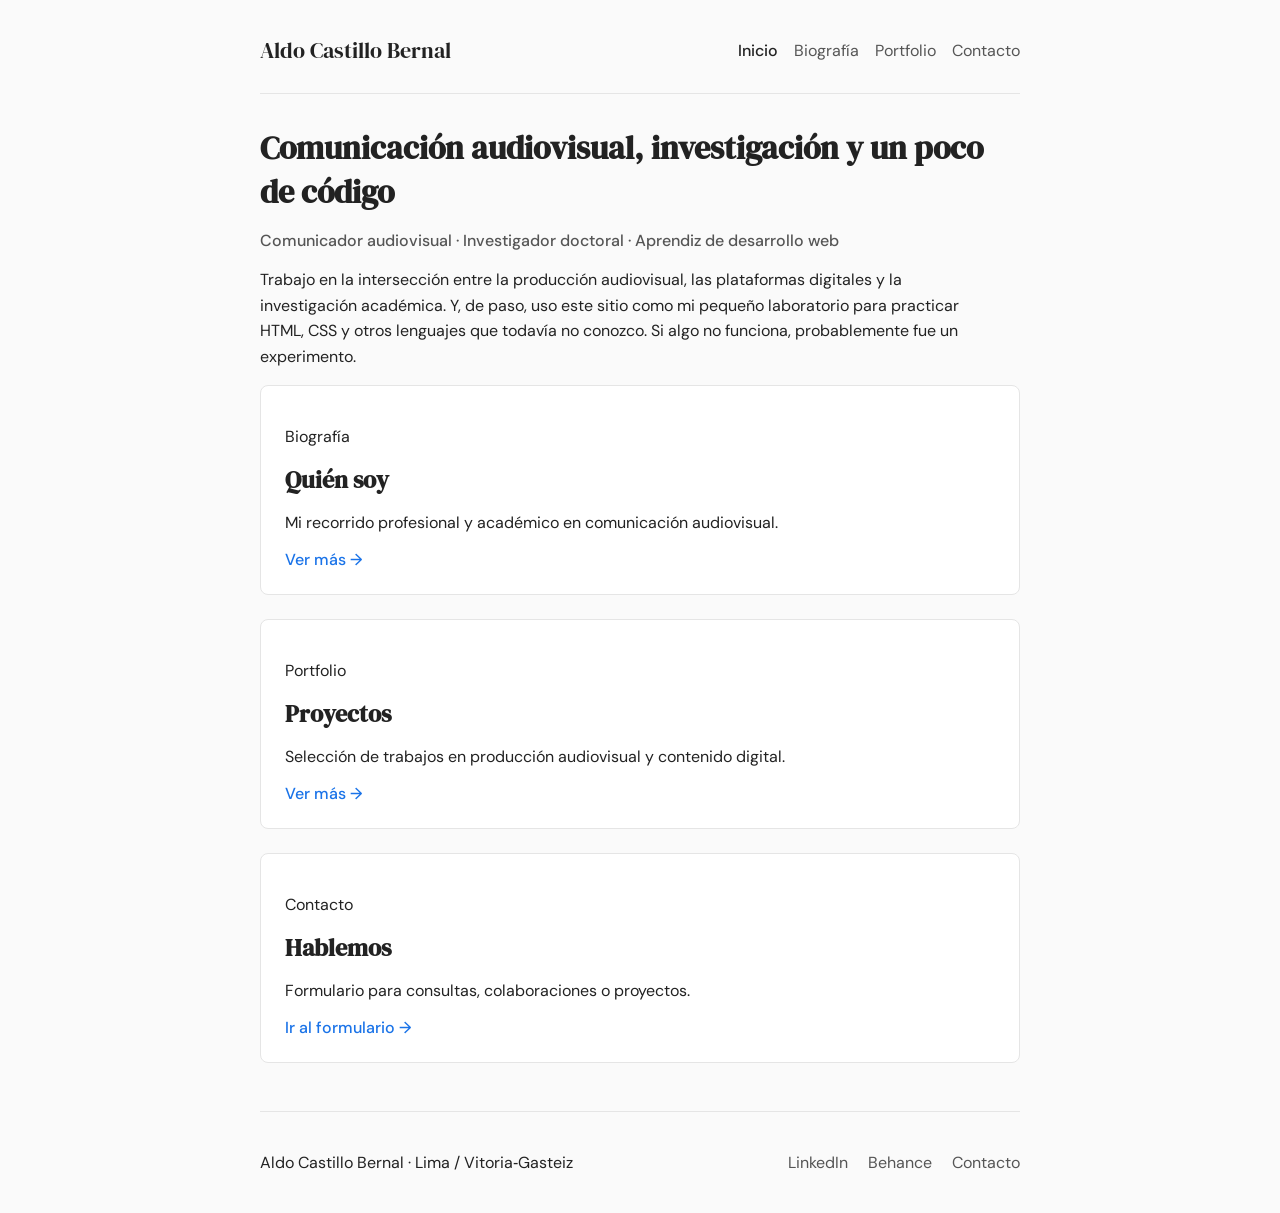
<file: index.html>
<!DOCTYPE html>
<html lang="es">
<head>
  <meta charset="UTF-8" />
  <meta name="viewport" content="width=device-width, initial-scale=1.0" />
  <title>Inicio — Aldo Castillo Bernal</title>

  <link rel="preconnect" href="https://fonts.googleapis.com" />
  <link rel="preconnect" href="https://fonts.gstatic.com" crossorigin />
  <link href="https://fonts.googleapis.com/css2?family=DM+Serif+Display:ital@0;1&family=DM+Sans:wght@300;400;500&display=swap" rel="stylesheet" />

  <link rel="stylesheet" href="css/styles.css" />
</head>

<body>
  <div class="container">

    <!-- HEADER -->
    <header>
      <nav class="nav">
        <a href="index.html" class="nav-logo">Aldo Castillo Bernal</a>
        <ul class="nav-links">
          <li><a href="index.html" class="active">Inicio</a></li>
          <li><a href="biografia.html">Biografía</a></li>
          <li><a href="portfolio.html">Portfolio</a></li>
          <li><a href="contacto.html">Contacto</a></li>
        </ul>
      </nav>

      <div class="nav-divider"></div>
    </header>

    <!-- MAIN -->
    <main>

      <!-- Presentación personal (nuevo hero) -->
<section class="hero">
  <h1 class="hero-title">Comunicación audiovisual, investigación y un poco de código</h1>

  <p class="hero-sub">
    Comunicador audiovisual · Investigador doctoral · Aprendiz de desarrollo web
  </p>

  <p class="hero-desc">
    Trabajo en la intersección entre la producción audiovisual, las plataformas digitales y la investigación académica. 
    Y, de paso, uso este sitio como mi pequeño laboratorio para practicar HTML, CSS y otros lenguajes que todavía no conozco. 
    Si algo no funciona, probablemente fue un experimento.
  </p>
</section>


      <!-- Tarjetas principales -->
      <section class="cards-row">

        <a href="biografia.html" class="card">
          <p class="card-eyebrow">Biografía</p>
          <h2 class="card-title">Quién soy</h2>
          <p class="card-desc">Mi recorrido profesional y académico en comunicación audiovisual.</p>
          <span class="card-link">Ver más →</span>
        </a>

        <a href="portfolio.html" class="card">
          <p class="card-eyebrow">Portfolio</p>
          <h2 class="card-title">Proyectos</h2>
          <p class="card-desc">Selección de trabajos en producción audiovisual y contenido digital.</p>
          <span class="card-link">Ver más →</span>
        </a>

        <a href="contacto.html" class="card">
          <p class="card-eyebrow">Contacto</p>
          <h2 class="card-title">Hablemos</h2>
          <p class="card-desc">Formulario para consultas, colaboraciones o proyectos.</p>
          <span class="card-link">Ir al formulario →</span>
        </a>

      </section>

    </main>

    <!-- FOOTER -->
    <footer class="footer">
      <p class="footer-left">Aldo Castillo Bernal · Lima / Vitoria‑Gasteiz</p>
      <div class="footer-links">
        <a href="https://www.linkedin.com/in/aldo-castillo-bernal/" target="_blank">LinkedIn</a>
        <a href="https://www.behance.net/alcasber25" target="_blank">Behance</a>
        <a href="contacto.html">Contacto</a>
      </div>
    </footer>

  </div>
</body>
</html>
</file>
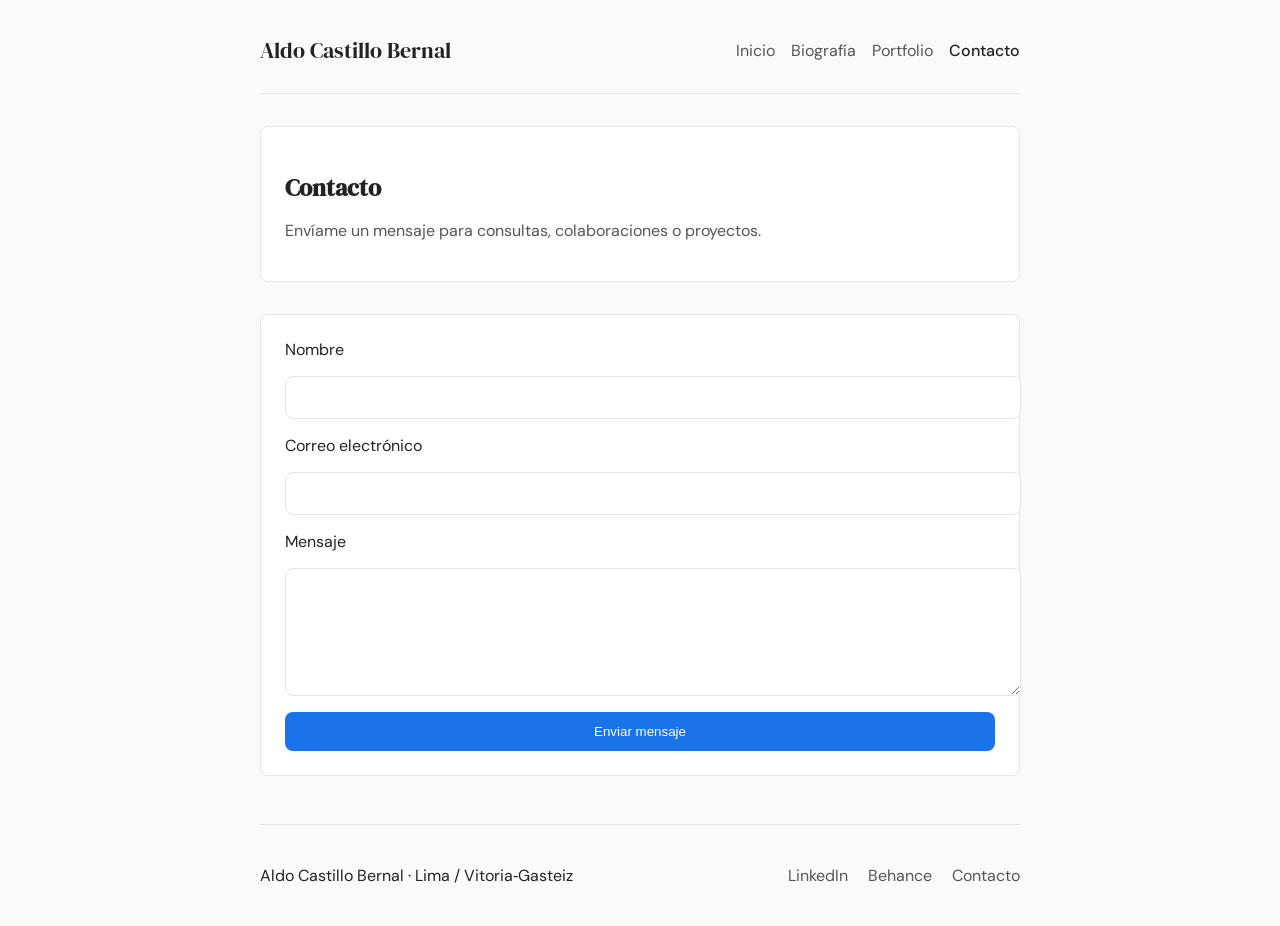
<file: contacto.html>
<!DOCTYPE html>
<html lang="es">
<head>
  <meta charset="UTF-8" />
  <meta name="viewport" content="width=device-width, initial-scale=1.0" />
  <title>Contacto — Aldo Castillo Bernal</title>

  <link rel="preconnect" href="https://fonts.googleapis.com" />
  <link rel="preconnect" href="https://fonts.gstatic.com" crossorigin />
  <link href="https://fonts.googleapis.com/css2?family=DM+Serif+Display:ital@0;1&family=DM+Sans:wght@300;400;500&display=swap" rel="stylesheet" />

  <link rel="stylesheet" href="css/styles.css" />
</head>

<body>
  <div class="container">

    <!-- HEADER -->
    <header>
      <nav class="nav">
        <a href="index.html" class="nav-logo">Aldo Castillo Bernal</a>
        <ul class="nav-links">
          <li><a href="index.html">Inicio</a></li>
          <li><a href="biografia.html">Biografía</a></li>
          <li><a href="portfolio.html">Portfolio</a></li>
          <li><a href="contacto.html" class="active">Contacto</a></li>
        </ul>
      </nav>

      <div class="nav-divider"></div>
    </header>

    <!-- MAIN -->
    <main>

      <!-- Encabezado -->
      <section class="marco">
        <header class="page-header">
          <h1>Contacto</h1>
          <p>Envíame un mensaje para consultas, colaboraciones o proyectos.</p>
        </header>
      </section>

      <!-- Formulario -->
      <section class="marco">
        <form action="#" method="post" class="contact-form">

          <label for="nombre" class="form-label">Nombre</label>
          <input type="text" id="nombre" name="nombre" class="form-input" required />

          <label for="email" class="form-label">Correo electrónico</label>
          <input type="email" id="email" name="email" class="form-input" required />

          <label for="mensaje" class="form-label">Mensaje</label>
          <textarea id="mensaje" name="mensaje" class="form-textarea" rows="6" required></textarea>

          <button type="submit" class="form-button">Enviar mensaje</button>

        </form>
      </section>

    </main>

    <!-- FOOTER -->
    <footer class="footer">
      <p class="footer-left">Aldo Castillo Bernal · Lima / Vitoria‑Gasteiz</p>
      <div class="footer-links">
        <a href="https://www.linkedin.com/in/aldo-castillo-bernal/" target="_blank">LinkedIn</a>
        <a href="https://www.behance.net/alcasber25" target="_blank">Behance</a>
        <a href="contacto.html">Contacto</a>
      </div>
    </footer>

  </div>
</body>
</html>
</file>
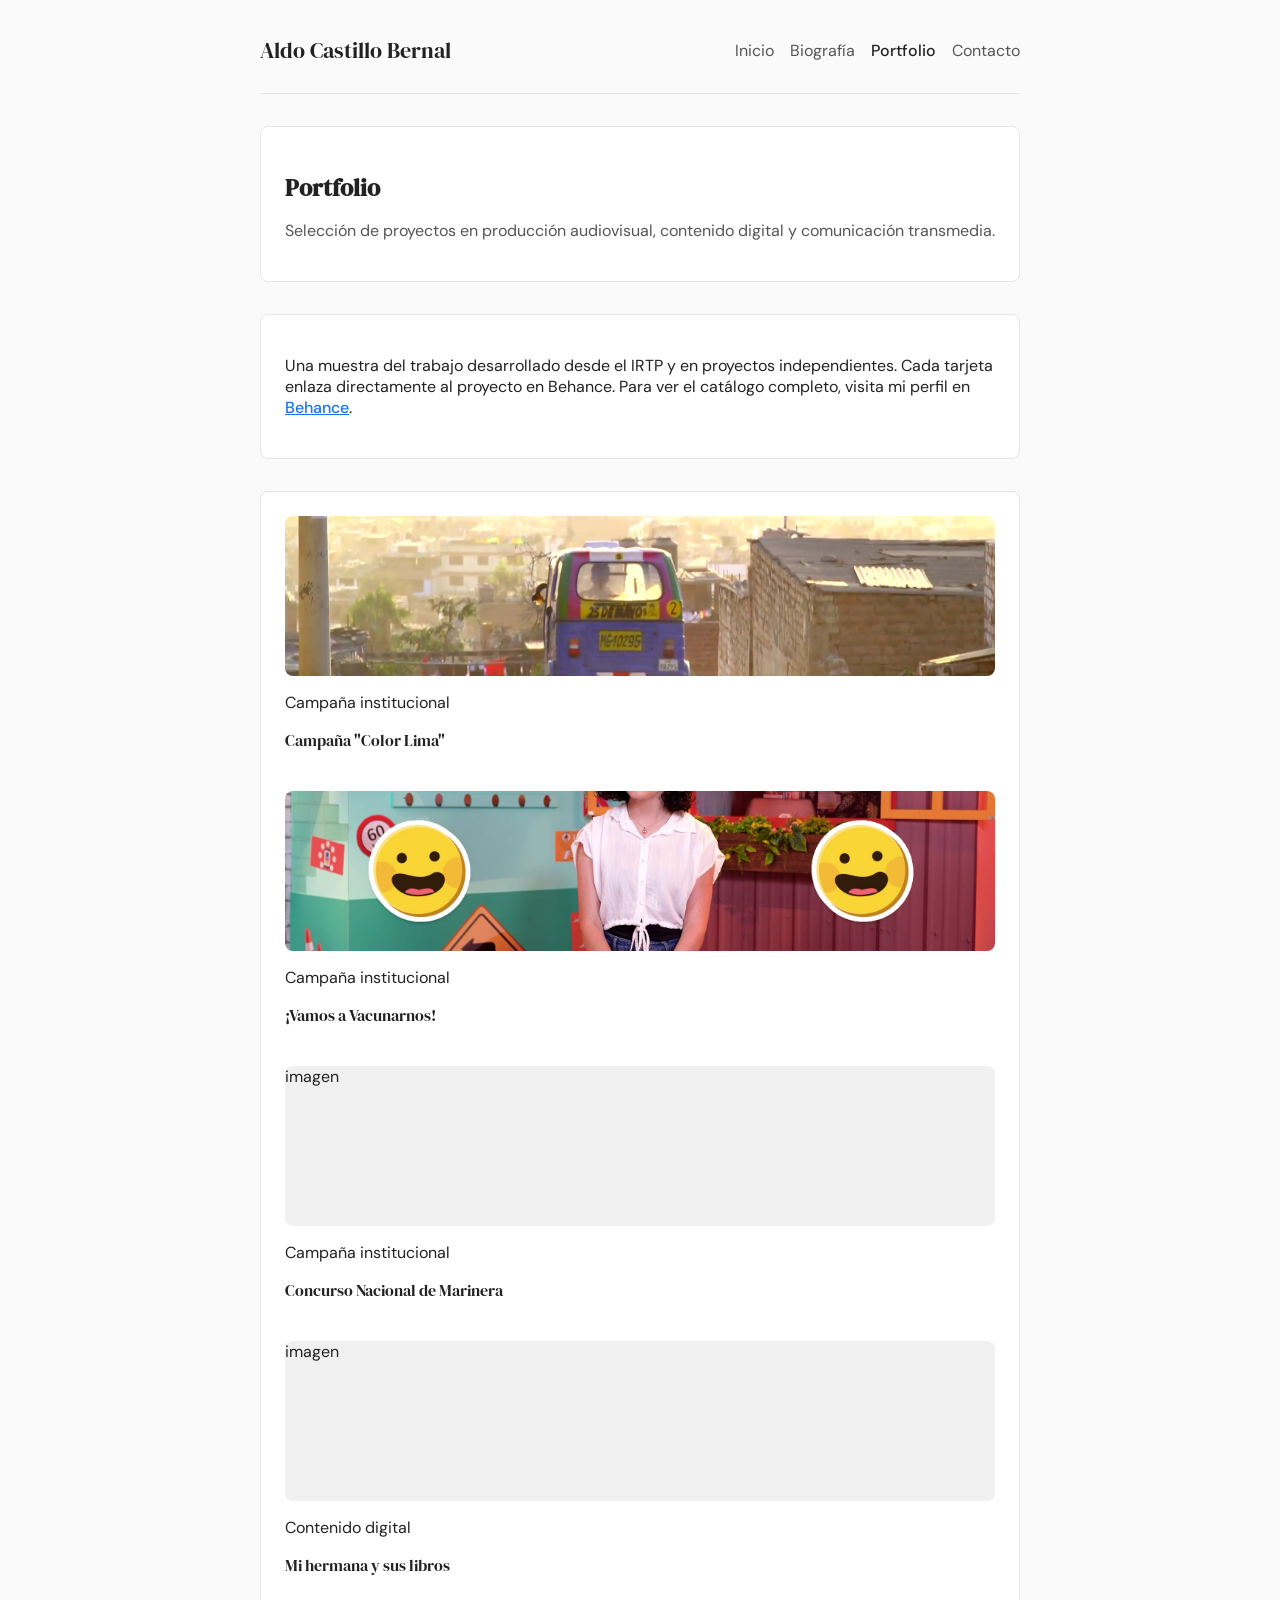
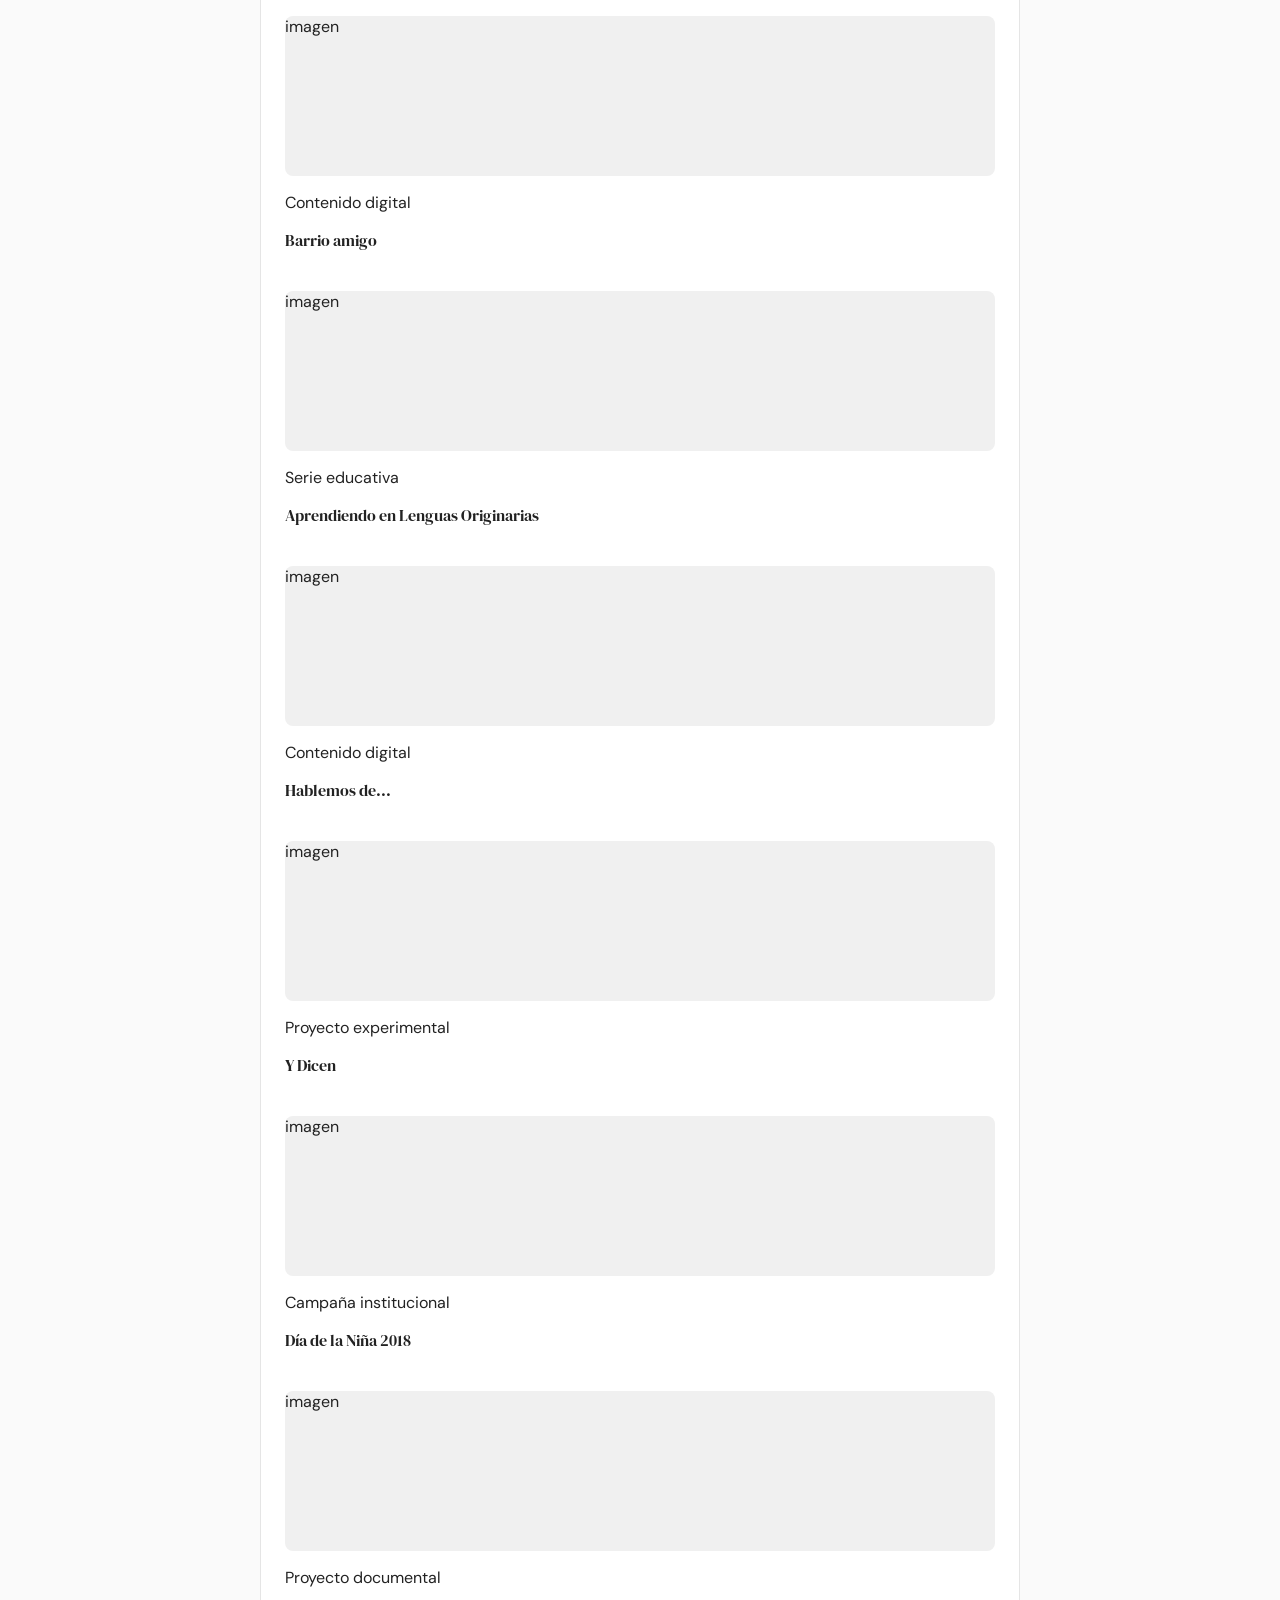
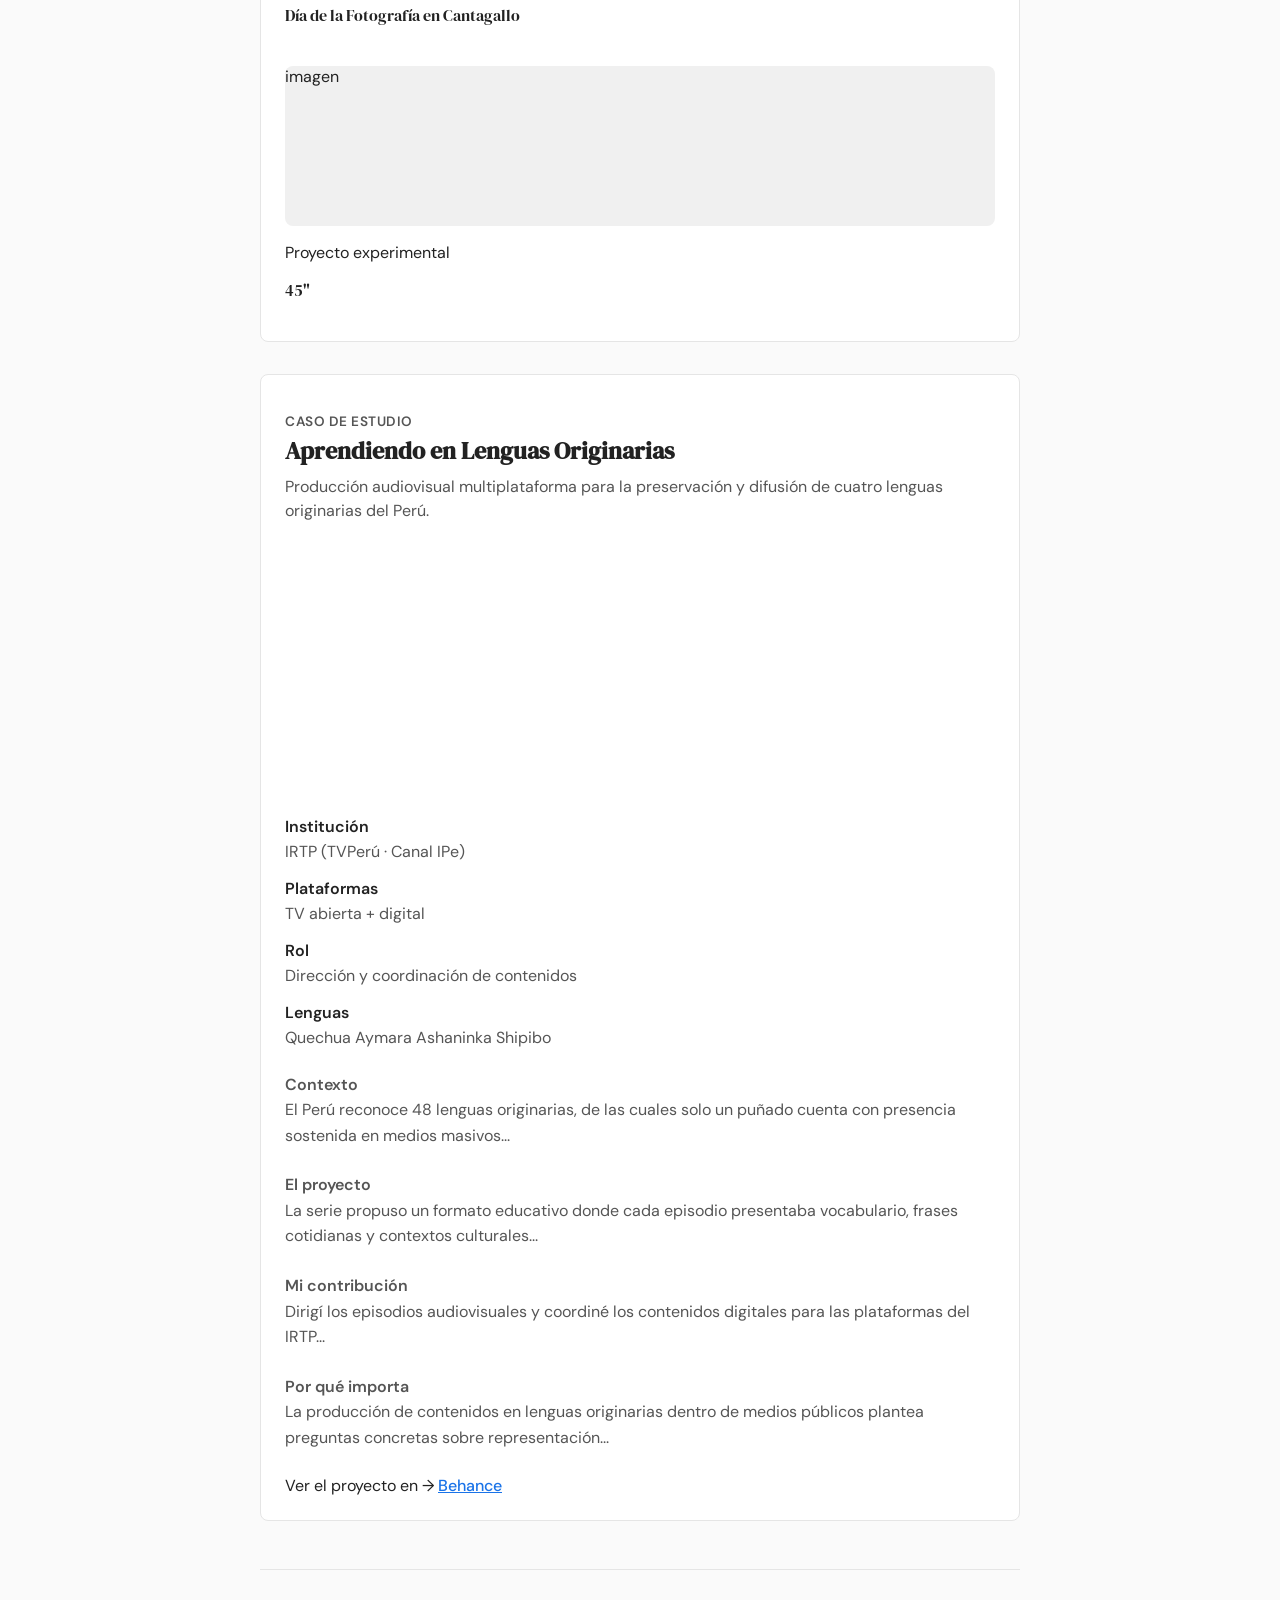
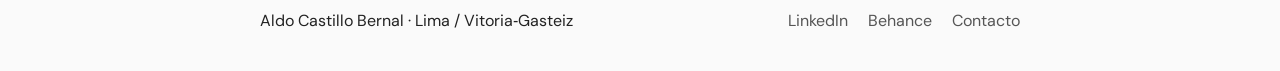
<file: portfolio.html>
<!DOCTYPE html>
<html lang="es">
<head>
  <meta charset="UTF-8" />
  <meta name="viewport" content="width=device-width, initial-scale=1.0" />
  <title>Portfolio — Aldo Castillo Bernal</title>

  <link rel="preconnect" href="https://fonts.googleapis.com" />
  <link rel="preconnect" href="https://fonts.gstatic.com" crossorigin />
  <link href="https://fonts.googleapis.com/css2?family=DM+Serif+Display:ital@0;1&family=DM+Sans:wght@300;400;500&display=swap" rel="stylesheet" />

  <link rel="stylesheet" href="css/styles.css" />
</head>

<body>
  <div class="container">

    <!-- HEADER -->
    <header>
      <nav class="nav">
        <a href="index.html" class="nav-logo">Aldo Castillo Bernal</a>
        <ul class="nav-links">
          <li><a href="index.html">Inicio</a></li>
          <li><a href="biografia.html">Biografía</a></li>
          <li><a href="portfolio.html" class="active">Portfolio</a></li>
          <li><a href="contacto.html">Contacto</a></li>
        </ul>
      </nav>

      <div class="nav-divider"></div>
    </header>

    <!-- MAIN -->
    <main>

      <!-- Encabezado -->
      <section class="marco">
        <header class="page-header">
          <h1>Portfolio</h1>
          <p>Selección de proyectos en producción audiovisual, contenido digital y comunicación transmedia.</p>
        </header>
      </section>

      <!-- Intro -->
      <section class="marco">
        <p class="port-intro">
          Una muestra del trabajo desarrollado desde el IRTP y en proyectos independientes. Cada tarjeta enlaza directamente al proyecto en Behance. Para ver el catálogo completo, visita mi perfil en
          <a href="https://www.behance.net/alcasber25" target="_blank" class="card-link">Behance</a>.
        </p>
      </section>

      <!-- Grid de proyectos -->
      <section class="port-grid marco">

        <article>
          <a href="https://www.behance.net/gallery/241961273/Campana-Color-Lima" target="_blank" class="port-card">
            <div class="port-img"><img src="img/color_lima.png">imagen</span></div>
            <div class="port-info">
              <p class="port-cat">Campaña institucional</p>
              <p class="port-title">Campaña "Color Lima"</p>
            </div>
          </a>
        </article>

        <article>
          <a href="https://www.behance.net/gallery/241960945/Campana-Vamos-a-Vacunarnos" target="_blank" class="port-card">
            <div class="port-img"><img src="img/vamos_a_vacunarnos.png" alt="Imagen de la campaña ¡Vamos a Vacunarnos!">imagen</span></div>
            <div class="port-info">
              <p class="port-cat">Campaña institucional</p>
              <p class="port-title">¡Vamos a Vacunarnos!</p>
            </div>
          </a>
        </article>

        <article>
          <a href="https://www.behance.net/gallery/241959943/Contenido-digital-para-el-Concurso-Nacional-de-Marinera" target="_blank" class="port-card">
            <div class="port-img"><span class="port-img-placeholder">imagen</span></div>
            <div class="port-info">
              <p class="port-cat">Campaña institucional</p>
              <p class="port-title">Concurso Nacional de Marinera</p>
            </div>
          </a>
        </article>

        <article>
          <a href="https://www.behance.net/gallery/241959579/Contenido-digital-para-Mi-hermana-y-sus-libros" target="_blank" class="port-card">
            <div class="port-img"><span class="port-img-placeholder">imagen</span></div>
            <div class="port-info">
              <p class="port-cat">Contenido digital</p>
              <p class="port-title">Mi hermana y sus libros</p>
            </div>
          </a>
        </article>

        <article>
          <a href="https://www.behance.net/gallery/241961947/Contenido-digital-para-Barrio-amigo" target="_blank" class="port-card">
            <div class="port-img"><span class="port-img-placeholder">imagen</span></div>
            <div class="port-info">
              <p class="port-cat">Contenido digital</p>
              <p class="port-title">Barrio amigo</p>
            </div>
          </a>
        </article>

        <article>
          <a href="https://www.behance.net/gallery/241963207/Serie-Aprendiendo-en-Lenguas-originarias" target="_blank" class="port-card">
            <div class="port-img"><span class="port-img-placeholder">imagen</span></div>
            <div class="port-info">
              <p class="port-cat">Serie educativa</p>
              <p class="port-title">Aprendiendo en Lenguas Originarias</p>
            </div>
          </a>
        </article>

        <article>
          <a href="https://www.behance.net/gallery/241962649/Hablemos-de" target="_blank" class="port-card">
            <div class="port-img"><span class="port-img-placeholder">imagen</span></div>
            <div class="port-info">
              <p class="port-cat">Contenido digital</p>
              <p class="port-title">Hablemos de...</p>
            </div>
          </a>
        </article>

        <article>
          <a href="https://www.behance.net/gallery/84966545/Y-Dicen" target="_blank" class="port-card">
            <div class="port-img"><span class="port-img-placeholder">imagen</span></div>
            <div class="port-info">
              <p class="port-cat">Proyecto experimental</p>
              <p class="port-title">Y Dicen</p>
            </div>
          </a>
        </article>

        <article>
          <a href="https://www.behance.net/gallery/81468333/Dia-de-la-Nina-2018" target="_blank" class="port-card">
            <div class="port-img"><span class="port-img-placeholder">imagen</span></div>
            <div class="port-info">
              <p class="port-cat">Campaña institucional</p>
              <p class="port-title">Día de la Niña 2018</p>
            </div>
          </a>
        </article>

        <article>
          <a href="https://www.behance.net/gallery/81672163/Dia-de-la-Fotografia-en-Cantagallo" target="_blank" class="port-card">
            <div class="port-img"><span class="port-img-placeholder">imagen</span></div>
            <div class="port-info">
              <p class="port-cat">Proyecto documental</p>
              <p class="port-title">Día de la Fotografía en Cantagallo</p>
            </div>
          </a>
        </article>

        <article>
          <a href="https://www.behance.net/gallery/81415065/45" target="_blank" class="port-card">
            <div class="port-img"><span class="port-img-placeholder">imagen</span></div>
            <div class="port-info">
              <p class="port-cat">Proyecto experimental</p>
              <p class="port-title">45"</p>
            </div>
          </a>
        </article>

      </section>

      <!-- CASO DE ESTUDIO UNIFICADO EN UN SOLO MARCO -->
      <section class="marco">

        <!-- Encabezado del caso -->
        <header class="caso-header">
          <p class="caso-eyebrow">Caso de estudio</p>
          <h2 class="caso-title">Aprendiendo en Lenguas Originarias</h2>
          <p class="caso-sub">
            Producción audiovisual multiplataforma para la preservación y difusión de cuatro lenguas originarias del Perú.
          </p>
        </header>

        <!-- Video -->
        <div class="port-video" style="margin-top: 1.5rem;">
          <iframe 
            width="100%" 
            height="240" 
            src="https://www.youtube.com/embed/jqM3IZ86EPw?list=PLCiW6PliDGAq4joUspUsxCWQE4lUVtVeu"
            title="Aprendiendo en lenguas originarias"
            frameborder="0"
            allow="accelerometer; autoplay; clipboard-write; encrypted-media; gyroscope; picture-in-picture"
            allowfullscreen>
          </iframe>
        </div>

        <!-- Metadatos -->
        <div class="caso-meta" style="margin-top: 1.5rem;">
          <div class="caso-meta-item">
            <span class="caso-meta-label">Institución</span>
            <span class="caso-meta-val">IRTP (TVPerú · Canal IPe)</span>
          </div>

          <div class="caso-meta-item">
            <span class="caso-meta-label">Plataformas</span>
            <span class="caso-meta-val">TV abierta + digital</span>
          </div>

          <div class="caso-meta-item">
            <span class="caso-meta-label">Rol</span>
            <span class="caso-meta-val">Dirección y coordinación de contenidos</span>
          </div>

          <div class="caso-meta-item">
            <span class="caso-meta-label">Lenguas</span>
            <div class="bio-pills">
              <span class="pill">Quechua</span>
              <span class="pill">Aymara</span>
              <span class="pill">Ashaninka</span>
              <span class="pill">Shipibo</span>
            </div>
          </div>
        </div>

        <!-- Texto del caso -->
        <div class="caso-grid" style="margin-top: 1.5rem;">
          <div class="caso-block">
            <p class="caso-block-label">Contexto</p>
            <p>El Perú reconoce 48 lenguas originarias, de las cuales solo un puñado cuenta con presencia sostenida en medios masivos...</p>
          </div>

          <div class="caso-block">
            <p class="caso-block-label">El proyecto</p>
            <p>La serie propuso un formato educativo donde cada episodio presentaba vocabulario, frases cotidianas y contextos culturales...</p>
          </div>

          <div class="caso-block">
            <p class="caso-block-label">Mi contribución</p>
            <p>Dirigí los episodios audiovisuales y coordiné los contenidos digitales para las plataformas del IRTP...</p>
          </div>

          <div class="caso-block">
            <p class="caso-block-label">Por qué importa</p>
            <p>La producción de contenidos en lenguas originarias dentro de medios públicos plantea preguntas concretas sobre representación...</p>
          </div>
        </div>

        <!-- Enlace final -->
        <div class="port-behance" style="margin-top: 1.5rem;">
          Ver el proyecto en →
          <a href="https://www.behance.net/gallery/241963207/Serie-Aprendiendo-en-Lenguas-originarias" target="_blank">Behance</a>
        </div>

      </section>

    </main>

    <!-- FOOTER -->
    <footer class="footer">
      <p class="footer-left">Aldo Castillo Bernal · Lima / Vitoria‑Gasteiz</p>
      <div class="footer-links">
        <a href="https://www.linkedin.com/in/aldo-castillo-bernal/" target="_blank">LinkedIn</a>
        <a href="https://www.behance.net/alcasber25" target="_blank">Behance</a>
        <a href="contacto.html">Contacto</a>
      </div>
    </footer>

  </div>
</body>
</html>
</file>
<file: css/styles.css>
/* -------------------------------------------------------
   VARIABLES
------------------------------------------------------- */
:root {
  --font-serif: "DM Serif Display", serif;
  --font-sans: "DM Sans", sans-serif;

  --color-bg: #fafafa;
  --color-surface: #ffffff;
  --color-border: #e5e5e5;
  --color-text: #222;
  --color-text-soft: #555;
  --color-primary: #1a73e8;

  --radius-md: 8px;
}

/* -------------------------------------------------------
   GLOBAL
------------------------------------------------------- */
body {
  margin: 0;
  font-family: var(--font-sans);
  background: var(--color-bg);
  color: var(--color-text);
}

.container {
  max-width: 760px;
  margin: 0 auto;
  padding: 1.5rem;
}

/* -------------------------------------------------------
   MARCO UNIVERSAL
------------------------------------------------------- */
.marco {
  background: var(--color-surface);
  border: 1px solid var(--color-border);
  border-radius: var(--radius-md);
  padding: 1.5rem;
  margin-bottom: 2rem;
}

/* -------------------------------------------------------
   NAV
------------------------------------------------------- */
.nav {
  display: flex;
  justify-content: space-between;
  align-items: center;
}

.nav-logo {
  font-family: var(--font-serif);
  font-size: 1.4rem;
  text-decoration: none;
  color: var(--color-text);
}

.nav-links {
  list-style: none;
  display: flex;
  gap: 1rem;
  padding: 0;
}

.nav-links a {
  text-decoration: none;
  color: var(--color-text-soft);
}

.nav-links a.active {
  color: var(--color-text);
  font-weight: 500;
}

.nav-divider {
  height: 1px;
  background: var(--color-border);
  margin: 1rem 0 2rem;
}

/* -------------------------------------------------------
   PAGE HEADER
------------------------------------------------------- */
.page-header h1 {
  font-family: var(--font-serif);
  margin-bottom: .25rem;
}

.page-header p {
  color: var(--color-text-soft);
}

/* -------------------------------------------------------
   HERO (Index)
------------------------------------------------------- */
.hero-title {
  font-family: var(--font-serif);
  font-size: 2rem;
  margin-bottom: .5rem;
}

.hero-sub {
  font-weight: 500;
  color: var(--color-text-soft);
}

.hero-desc {
  margin-top: 1rem;
  max-width: 65ch;
  line-height: 1.6;
}

/* -------------------------------------------------------
   CARDS (Index)
------------------------------------------------------- */
.cards-row {
  display: grid;
  gap: 1.5rem;
}

.card {
  display: block;
  text-decoration: none;
  color: inherit;
  background: var(--color-surface);
  border: 1px solid var(--color-border);
  border-radius: var(--radius-md);
  padding: 1.5rem;
}

.card-title {
  font-family: var(--font-serif);
  margin: .25rem 0 .5rem;
}

.card-link {
  font-weight: 500;
  color: var(--color-primary);
}

/* -------------------------------------------------------
   BIOGRAFÍA
------------------------------------------------------- */
.bio-img {
  width: 100%;
  height: auto;
  border-radius: var(--radius-md);
  margin-bottom: 1rem;
}

.bio-block-label {
  font-weight: 600;
  margin-bottom: .5rem;
}

/* -------------------------------------------------------
   PORTFOLIO
------------------------------------------------------- */
.port-grid {
  display: grid;
  gap: 1.5rem;
}

.port-card {
  display: block;
  text-decoration: none;
  color: inherit;
}

.port-img {
  width: 100%;
  height: 160px; /* altura uniforme */
  border-radius: var(--radius-md);
  overflow: hidden; /* recorta la imagen */
  background: #f0f0f0;
}

.port-img img {
  width: 100%;
  height: 100%;
  object-fit: cover; /* recorte elegante */
  display: block;
}

.port-title {
  font-family: var(--font-serif);
}

/* Caso de estudio */
.caso-header .caso-title {
  font-family: var(--font-serif);
}

.caso-meta {
  display: grid;
  gap: 1rem;
}

.caso-grid {
  display: grid;
  gap: 1.5rem;
}

.caso-block-label {
  font-weight: 600;
  margin-bottom: .25rem;
}

/* ----------------------------------------------
   CASO DE ESTUDIO — AJUSTES DE ESTILO
---------------------------------------------- */

/* Eyebrow */
.caso-eyebrow {
  font-size: .85rem;
  font-weight: 600;
  color: var(--color-text-soft);
  text-transform: uppercase;
  letter-spacing: .5px;
  margin-bottom: .25rem;
}

/* Título */
.caso-title {
  font-family: var(--font-serif);
  margin: 0 0 .5rem;
}

/* Subtítulo */
.caso-sub {
  color: var(--color-text-soft);
  line-height: 1.5;
  margin: 0;
}

/* Metadatos */
.caso-meta {
  display: grid;
  gap: 1rem;
  color: var(--color-text-soft);
}

.caso-meta-label {
  font-weight: 600;
  display: block;
  margin-bottom: .25rem;
  color: var(--color-text);
}

/* Texto del caso */
.caso-grid {
  display: grid;
  gap: 1.5rem;
}

.caso-block-label {
  font-weight: 600;
  color: var(--color-text);
  margin-bottom: .25rem;
}

.caso-block p {
  line-height: 1.6;
  margin: 0;
  color: var(--color-text-soft);
}

/* Enlace final */
.port-behance a {
  font-weight: 500;
  color: var(--color-primary);
}


/* -------------------------------------------------------
   CONTACTO
------------------------------------------------------- */
.contact-form {
  display: flex;
  flex-direction: column;
  gap: 1rem;
}

.form-input,
.form-textarea {
  width: 100%;
  padding: .75rem;
  border: 1px solid var(--color-border);
  border-radius: var(--radius-md);
  font-family: var(--font-sans);
}

.form-button {
  background: var(--color-primary);
  color: white;
  padding: .75rem 1.25rem;
  border: none;
  border-radius: var(--radius-md);
  cursor: pointer;
  font-weight: 500;
}

/* -------------------------------------------------------
   FOOTER
------------------------------------------------------- */
.footer {
  margin-top: 3rem;
  padding-top: 1.5rem;
  border-top: 1px solid var(--color-border);
  display: flex;
  justify-content: space-between;
  align-items: center;
}

.footer-links a {
  margin-left: 1rem;
  text-decoration: none;
  color: var(--color-text-soft);
}
</file>
